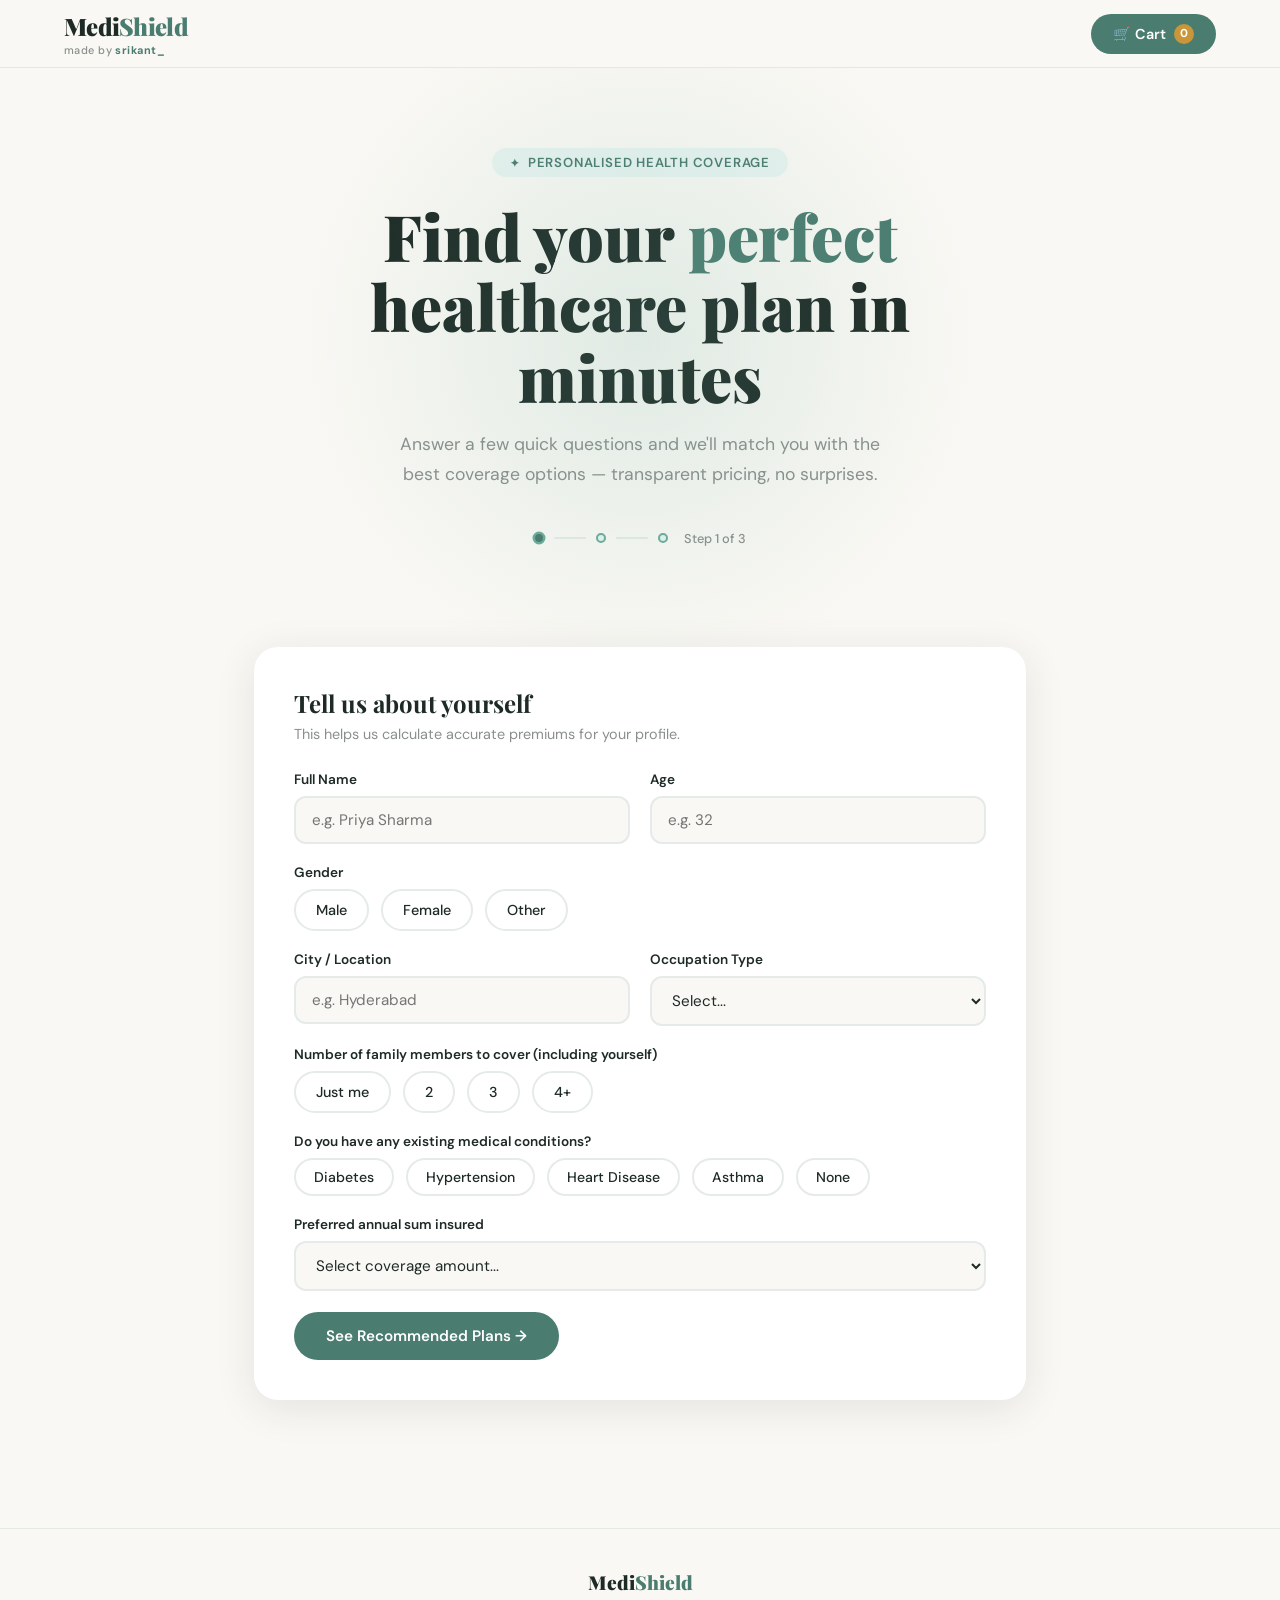
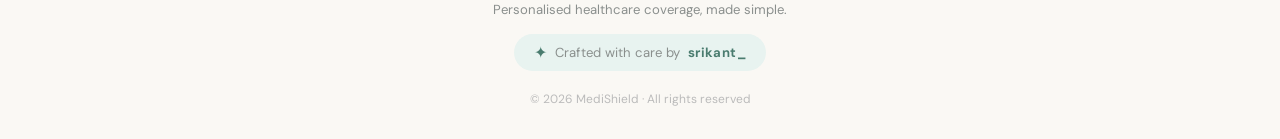
<file: index.html>
<!DOCTYPE html>
<html lang="en">
<head>
  <meta charset="UTF-8">
  <meta name="viewport" content="width=device-width, initial-scale=1.0">
  <title>MediShield — Healthcare Plans</title>
  <link href="https://fonts.googleapis.com/css2?family=Playfair+Display:wght@400;700;900&family=DM+Sans:wght@300;400;500;600&display=swap" rel="stylesheet">
  <link rel="stylesheet" href="css/style.css">
</head>
<body>

<!-- NAV -->
<nav>
  <div>
    <div class="logo">Medi<span>Shield</span></div>
    <div class="logo-byline">made by <strong>srikant_</strong></div>
  </div>
  <button class="nav-cart" onclick="toggleCart()">
    🛒 Cart <div class="cart-badge" id="cartBadge">0</div>
  </button>
</nav>

<!-- HERO -->
<section class="hero">
  <div class="hero-tag">Personalised Health Coverage</div>
  <h1>Find your <em>perfect</em> healthcare plan in minutes</h1>
  <p>Answer a few quick questions and we'll match you with the best coverage options — transparent pricing, no surprises.</p>
  <div class="step-indicators">
    <div class="step-dot active" id="dot0"></div>
    <div style="width:32px;height:2px;background:#e5ebe9;border-radius:2px"></div>
    <div class="step-dot" id="dot1"></div>
    <div style="width:32px;height:2px;background:#e5ebe9;border-radius:2px"></div>
    <div class="step-dot" id="dot2"></div>
    <span class="step-label" id="stepLabel">Step 1 of 3</span>
  </div>
</section>

<!-- MAIN -->
<div class="container">

  <!-- STEP 1: QUESTIONS -->
  <div class="step-section active" id="step0">
    <div class="section-card">
      <div class="section-title">Tell us about yourself</div>
      <div class="section-sub">This helps us calculate accurate premiums for your profile.</div>
      <div class="form-grid">

        <div class="form-group">
          <label>Full Name</label>
          <input type="text" id="fname" placeholder="e.g. Priya Sharma">
        </div>
        <div class="form-group">
          <label>Age</label>
          <input type="number" id="age" placeholder="e.g. 32" min="18" max="80">
        </div>

        <div class="form-group full">
          <label>Gender</label>
          <div class="radio-group" id="genderGroup">
            <label class="radio-pill"><input type="radio" name="gender" value="Male"> Male</label>
            <label class="radio-pill"><input type="radio" name="gender" value="Female"> Female</label>
            <label class="radio-pill"><input type="radio" name="gender" value="Other"> Other</label>
          </div>
        </div>

        <div class="form-group">
          <label>City / Location</label>
          <input type="text" id="city" placeholder="e.g. Hyderabad">
        </div>
        <div class="form-group">
          <label>Occupation Type</label>
          <select id="occupation">
            <option value="">Select...</option>
            <option>Salaried Employee</option>
            <option>Self-employed / Business</option>
            <option>Freelancer</option>
            <option>Student</option>
            <option>Retired</option>
          </select>
        </div>

        <div class="form-group full">
          <label>Number of family members to cover (including yourself)</label>
          <div class="radio-group" id="familyGroup">
            <label class="radio-pill"><input type="radio" name="family" value="1"> Just me</label>
            <label class="radio-pill"><input type="radio" name="family" value="2"> 2</label>
            <label class="radio-pill"><input type="radio" name="family" value="3"> 3</label>
            <label class="radio-pill"><input type="radio" name="family" value="4"> 4+</label>
          </div>
        </div>

        <div class="form-group full">
          <label>Do you have any existing medical conditions?</label>
          <div class="checkbox-row" id="conditionsGroup">
            <div class="checkbox-pill" onclick="toggleChip(this,'Diabetes')">Diabetes</div>
            <div class="checkbox-pill" onclick="toggleChip(this,'Hypertension')">Hypertension</div>
            <div class="checkbox-pill" onclick="toggleChip(this,'Heart Disease')">Heart Disease</div>
            <div class="checkbox-pill" onclick="toggleChip(this,'Asthma')">Asthma</div>
            <div class="checkbox-pill" onclick="toggleChip(this,'None')">None</div>
          </div>
        </div>

        <div class="form-group full">
          <label>Preferred annual sum insured</label>
          <select id="sumInsured">
            <option value="">Select coverage amount...</option>
            <option value="3">₹3 Lakhs</option>
            <option value="5">₹5 Lakhs</option>
            <option value="10">₹10 Lakhs</option>
            <option value="25">₹25 Lakhs</option>
            <option value="50">₹50 Lakhs</option>
          </select>
        </div>

      </div>
      <br>
      <button class="btn btn-primary" onclick="goStep(1)">See Recommended Plans →</button>
    </div>
  </div>

  <!-- STEP 2: PLANS -->
  <div class="step-section" id="step1">
    <div class="section-card" id="summaryBox" style="background:var(--sage-pale);box-shadow:none;border:2px solid rgba(74,124,111,0.15)">
      <div class="section-title" style="font-size:1.1rem">Your Profile Summary</div>
      <div id="profileSummary" style="display:flex;gap:20px;flex-wrap:wrap;margin-top:12px;font-size:0.88rem;color:var(--warm-gray)"></div>
    </div>

    <div class="section-card">
      <div class="section-title">Choose your plan</div>
      <div class="section-sub">Personalised for you — all prices are monthly premiums.</div>
      <div class="plans-grid" id="plansGrid"></div>
    </div>

    <div style="display:flex;gap:12px;margin-top:-10px">
      <button class="btn btn-secondary" onclick="goStep(0)">← Back</button>
    </div>
  </div>

  <!-- STEP 3: ADD-ONS -->
  <div class="step-section" id="step2">
    <div class="section-card">
      <div class="section-title">Enhance your coverage</div>
      <div class="section-sub">Optional add-ons to boost your protection.</div>
      <div id="addonGrid" style="display:grid;grid-template-columns:1fr 1fr;gap:16px"></div>
    </div>

    <div class="section-card">
      <div class="section-title" style="font-size:1.1rem;margin-bottom:16px">Order Summary</div>
      <div id="orderSummary"></div>
      <div style="display:flex;gap:12px;flex-wrap:wrap">
        <button class="btn btn-secondary" onclick="goStep(1)">← Back</button>
        <button class="btn btn-primary" onclick="addToCart()">Add to Cart 🛒</button>
      </div>
    </div>
  </div>

</div><!-- /container -->

<!-- CART OVERLAY -->
<div class="cart-overlay" id="cartOverlay" onclick="closeCartOutside(event)">
  <div class="cart-panel" id="cartPanel">
    <div class="cart-header">
      <h2>Your Cart</h2>
      <button class="close-btn" onclick="toggleCart()">✕</button>
    </div>
    <div class="cart-body" id="cartBody">
      <div class="cart-empty">
        <div class="big-icon">🛒</div>
        Your cart is empty.<br>Find a plan to get started!
      </div>
    </div>
    <div class="cart-footer" id="cartFooter" style="display:none">
      <div class="cart-total">
        <span>Monthly Total</span>
        <span class="amount" id="cartTotalAmt">₹0</span>
      </div>
      <button class="btn-checkout" onclick="checkout()">Proceed to Checkout →</button>
    </div>
  </div>
</div>

<!-- TOAST -->
<div class="toast" id="toast"></div>

<!-- FOOTER -->
<footer>
  <div class="footer-logo">Medi<span>Shield</span></div>
  <div class="footer-sub">Personalised healthcare coverage, made simple.</div>
  <div class="footer-badge">
    <span>✦</span>
    <span>Crafted with care by</span>
    <strong>srikant_</strong>
  </div>
  <div class="footer-copy">© 2026 MediShield · All rights reserved</div>
</footer>

<script src="js/app.js"></script>
</body>
</html>
</file>
<file: css/style.css>
/* ─────────────────────────────────────────────────
   MediShield — style.css
   Author: srikant_
───────────────────────────────────────────────── */

:root {
  --sage: #4a7c6f;
  --sage-light: #6aab9a;
  --sage-pale: #e8f3f0;
  --cream: #faf8f4;
  --charcoal: #1e2a26;
  --warm-gray: #8a8f8d;
  --gold: #c9973a;
  --gold-light: #f0c96e;
  --error: #d4645a;
  --white: #ffffff;
  --card-shadow: 0 8px 40px rgba(30,42,38,0.10);
  --transition: all 0.35s cubic-bezier(0.4,0,0.2,1);
}

* { margin:0; padding:0; box-sizing:border-box; }

body {
  font-family: 'DM Sans', sans-serif;
  background: var(--cream);
  color: var(--charcoal);
  min-height: 100vh;
}

/* ── NAV ── */
nav {
  position: sticky; top:0; z-index:100;
  background: rgba(250,248,244,0.92);
  backdrop-filter: blur(16px);
  border-bottom: 1px solid rgba(74,124,111,0.12);
  padding: 0 5%;
  display:flex; align-items:center; justify-content:space-between; height:68px;
}
.logo {
  font-family:'Playfair Display',serif;
  font-size:1.5rem; font-weight:900;
  color:var(--charcoal);
  letter-spacing:-0.03em;
}
.logo span { color:var(--sage); }
.logo-byline {
  font-size:0.68rem; font-family:'DM Sans',sans-serif;
  font-weight:500; color:var(--warm-gray);
  letter-spacing:0.04em; margin-top:1px;
}
.logo-byline strong { color:var(--sage); font-weight:700; }
.nav-cart {
  position:relative; cursor:pointer;
  background:var(--sage); color:#fff;
  border:none; border-radius:50px;
  padding:10px 22px; font-size:0.9rem;
  font-family:'DM Sans',sans-serif; font-weight:600;
  display:flex; align-items:center; gap:8px;
  transition:var(--transition);
}
.nav-cart:hover { background:var(--sage-light); transform:translateY(-1px); }
.cart-badge {
  background:var(--gold); color:#fff;
  border-radius:50%; width:20px; height:20px;
  font-size:0.72rem; font-weight:700;
  display:flex; align-items:center; justify-content:center;
}

/* ── HERO ── */
.hero {
  padding: 80px 5% 60px;
  display:flex; flex-direction:column; align-items:center; text-align:center;
  position:relative; overflow:hidden;
}
.hero::before {
  content:'';
  position:absolute; top:-80px; left:50%; transform:translateX(-50%);
  width:700px; height:700px;
  background: radial-gradient(ellipse, rgba(106,171,154,0.18) 0%, transparent 70%);
  pointer-events:none;
}
.hero-tag {
  display:inline-flex; align-items:center; gap:8px;
  background:var(--sage-pale); color:var(--sage);
  border-radius:50px; padding:6px 18px;
  font-size:0.82rem; font-weight:600; letter-spacing:0.06em;
  text-transform:uppercase; margin-bottom:24px;
}
.hero-tag::before { content:'✦'; font-size:0.7rem; }
h1 {
  font-family:'Playfair Display',serif;
  font-size: clamp(2.4rem,5vw,4rem);
  line-height:1.1; font-weight:900;
  color:var(--charcoal); max-width:700px;
  margin-bottom:18px;
}
h1 em { color:var(--sage); font-style:normal; }
.hero p {
  font-size:1.1rem; color:var(--warm-gray);
  max-width:520px; line-height:1.7;
  margin-bottom:40px;
}
.step-indicators {
  display:flex; gap:10px; align-items:center; margin-bottom:40px;
}
.step-dot {
  width:10px; height:10px; border-radius:50%;
  background:var(--sage-pale); border:2px solid var(--sage-light);
  transition:var(--transition);
}
.step-dot.active { background:var(--sage); transform:scale(1.3); }
.step-dot.done { background:var(--sage-light); }
.step-label {
  font-size:0.8rem; color:var(--warm-gray); font-weight:500; margin-left:6px;
}

/* ── MAIN FLOW ── */
.container { max-width:900px; margin:0 auto; padding:0 5% 80px; }

/* SECTION CARD */
.section-card {
  background:var(--white); border-radius:24px;
  box-shadow:var(--card-shadow); padding:40px;
  margin-bottom:28px; animation:fadeUp 0.5s ease both;
}
@keyframes fadeUp {
  from { opacity:0; transform:translateY(24px); }
  to   { opacity:1; transform:translateY(0); }
}
.section-title {
  font-family:'Playfair Display',serif;
  font-size:1.5rem; font-weight:700; color:var(--charcoal);
  margin-bottom:6px;
}
.section-sub { font-size:0.9rem; color:var(--warm-gray); margin-bottom:28px; }

/* QUESTION FORM */
.form-grid { display:grid; grid-template-columns:1fr 1fr; gap:20px; }
.form-group { display:flex; flex-direction:column; gap:8px; }
.form-group.full { grid-column:1/-1; }
label { font-size:0.85rem; font-weight:600; color:var(--charcoal); }
input, select {
  border:2px solid #e5ebe9; border-radius:12px;
  padding:12px 16px; font-size:0.95rem;
  font-family:'DM Sans',sans-serif; color:var(--charcoal);
  background:var(--cream); outline:none;
  transition:var(--transition);
}
input:focus, select:focus { border-color:var(--sage); background:#fff; }
.radio-group { display:flex; gap:12px; flex-wrap:wrap; }
.radio-pill {
  display:flex; align-items:center; gap:8px;
  padding:10px 20px; border-radius:50px;
  border:2px solid #e5ebe9; cursor:pointer;
  font-size:0.9rem; font-weight:500; transition:var(--transition);
  user-select:none;
}
.radio-pill input[type=radio] { display:none; }
.radio-pill:has(input:checked), .radio-pill.selected {
  border-color:var(--sage); background:var(--sage-pale); color:var(--sage);
}
.checkbox-row { display:flex; gap:12px; flex-wrap:wrap; }
.checkbox-pill {
  padding:8px 18px; border-radius:50px;
  border:2px solid #e5ebe9; cursor:pointer;
  font-size:0.88rem; font-weight:500; transition:var(--transition);
  user-select:none;
}
.checkbox-pill.selected { border-color:var(--sage); background:var(--sage-pale); color:var(--sage); }

/* BUTTONS */
.btn {
  display:inline-flex; align-items:center; gap:8px;
  padding:14px 32px; border-radius:50px;
  font-size:0.95rem; font-weight:600; cursor:pointer;
  border:none; font-family:'DM Sans',sans-serif;
  transition:var(--transition);
}
.btn-primary { background:var(--sage); color:#fff; }
.btn-primary:hover { background:var(--sage-light); transform:translateY(-2px); box-shadow:0 8px 24px rgba(74,124,111,0.3); }
.btn-secondary { background:var(--sage-pale); color:var(--sage); }
.btn-secondary:hover { background:#d4ece6; }

/* PLAN CARDS */
.plans-grid { display:grid; grid-template-columns:repeat(3,1fr); gap:20px; }

.plan-card {
  border:2px solid #e5ebe9; border-radius:20px;
  padding:28px 24px; cursor:pointer; position:relative;
  transition:var(--transition); background:var(--cream);
}
.plan-card:hover { border-color:var(--sage-light); transform:translateY(-4px); box-shadow:0 16px 40px rgba(74,124,111,0.15); }
.plan-card.selected { border-color:var(--sage); background:#fff; box-shadow:0 16px 40px rgba(74,124,111,0.18); }
.plan-card.popular { background:#fff; }
.popular-badge {
  position:absolute; top:-14px; left:50%; transform:translateX(-50%);
  background:var(--gold); color:#fff;
  border-radius:50px; padding:4px 16px;
  font-size:0.75rem; font-weight:700; letter-spacing:0.05em;
  text-transform:uppercase; white-space:nowrap;
}
.plan-icon { font-size:2rem; margin-bottom:12px; }
.plan-name { font-family:'Playfair Display',serif; font-size:1.3rem; font-weight:700; margin-bottom:4px; }
.plan-tagline { font-size:0.82rem; color:var(--warm-gray); margin-bottom:20px; }
.plan-price {
  font-family:'Playfair Display',serif;
  font-size:2rem; font-weight:900; color:var(--sage); margin-bottom:4px;
}
.plan-price span { font-size:1rem; font-weight:400; color:var(--warm-gray); }
.plan-features { list-style:none; margin:20px 0; }
.plan-features li {
  font-size:0.85rem; padding:7px 0;
  border-bottom:1px solid #f0f0ee;
  display:flex; align-items:center; gap:8px; color:var(--charcoal);
}
.plan-features li::before { content:'✓'; color:var(--sage); font-weight:700; font-size:0.9rem; }
.plan-features li.no { color:#bbb; }
.plan-features li.no::before { content:'✗'; color:#ddd; }
.select-plan-btn {
  width:100%; padding:12px; border-radius:50px;
  border:2px solid var(--sage); background:transparent;
  color:var(--sage); font-size:0.9rem; font-weight:600;
  cursor:pointer; font-family:'DM Sans',sans-serif;
  transition:var(--transition);
}
.plan-card.selected .select-plan-btn,
.select-plan-btn:hover { background:var(--sage); color:#fff; }

/* CART SIDEBAR */
.cart-overlay {
  position:fixed; inset:0; background:rgba(30,42,38,0.5);
  z-index:200; opacity:0; pointer-events:none; transition:opacity 0.3s;
}
.cart-overlay.open { opacity:1; pointer-events:all; }
.cart-panel {
  position:fixed; top:0; right:0; height:100vh; width:400px; max-width:95vw;
  background:#fff; z-index:201; box-shadow:-16px 0 60px rgba(30,42,38,0.14);
  transform:translateX(100%); transition:transform 0.4s cubic-bezier(0.4,0,0.2,1);
  display:flex; flex-direction:column;
}
.cart-overlay.open .cart-panel { transform:translateX(0); }
.cart-header {
  padding:28px 28px 20px;
  border-bottom:1px solid #eee;
  display:flex; align-items:center; justify-content:space-between;
}
.cart-header h2 { font-family:'Playfair Display',serif; font-size:1.4rem; }
.close-btn {
  background:var(--sage-pale); border:none; border-radius:50%;
  width:36px; height:36px; font-size:1.2rem; cursor:pointer;
  display:flex; align-items:center; justify-content:center;
  color:var(--sage); transition:var(--transition);
}
.close-btn:hover { background:var(--sage); color:#fff; }
.cart-body { flex:1; overflow-y:auto; padding:20px 28px; }
.cart-empty { text-align:center; padding:60px 0; color:var(--warm-gray); font-size:0.95rem; }
.cart-empty .big-icon { font-size:3rem; margin-bottom:12px; }
.cart-item {
  border:2px solid #f0eeea; border-radius:16px; padding:18px; margin-bottom:14px;
  position:relative; animation:fadeUp 0.3s ease;
}
.cart-item-header { display:flex; justify-content:space-between; align-items:flex-start; margin-bottom:10px; }
.cart-item-name { font-family:'Playfair Display',serif; font-size:1.05rem; font-weight:700; }
.cart-item-price { font-weight:700; color:var(--sage); font-size:1.1rem; }
.cart-item-detail { font-size:0.8rem; color:var(--warm-gray); display:flex; gap:10px; flex-wrap:wrap; }
.cart-item-remove {
  background:none; border:none; cursor:pointer;
  color:#ccc; font-size:1.1rem; transition:color 0.2s;
  position:absolute; top:12px; right:12px;
}
.cart-item-remove:hover { color:var(--error); }
.cart-footer {
  padding:20px 28px 28px;
  border-top:1px solid #eee;
}
.cart-total {
  display:flex; justify-content:space-between; align-items:center;
  font-weight:700; font-size:1.1rem; margin-bottom:18px;
}
.cart-total .amount { font-family:'Playfair Display',serif; font-size:1.4rem; color:var(--sage); }
.btn-checkout {
  width:100%; padding:16px; background:var(--sage); color:#fff;
  border:none; border-radius:50px; font-size:1rem; font-weight:700;
  font-family:'DM Sans',sans-serif; cursor:pointer; transition:var(--transition);
}
.btn-checkout:hover { background:var(--sage-light); transform:translateY(-2px); box-shadow:0 8px 24px rgba(74,124,111,0.3); }

/* SUMMARY BOX */
.summary-box {
  background:var(--sage-pale); border-radius:16px; padding:24px; margin-bottom:24px;
}
.summary-row { display:flex; justify-content:space-between; font-size:0.9rem; margin-bottom:8px; }
.summary-row:last-child { margin:0; }
.summary-row .key { color:var(--warm-gray); }
.summary-row .val { font-weight:600; color:var(--charcoal); }

/* TOAST */
.toast {
  position:fixed; bottom:32px; left:50%; transform:translateX(-50%) translateY(80px);
  background:var(--charcoal); color:#fff;
  padding:14px 28px; border-radius:50px;
  font-size:0.9rem; font-weight:500; z-index:300;
  transition:transform 0.4s cubic-bezier(0.4,0,0.2,1), opacity 0.4s;
  opacity:0; white-space:nowrap;
}
.toast.show { transform:translateX(-50%) translateY(0); opacity:1; }

/* FOOTER */
footer {
  text-align:center; padding:40px 20px 32px;
  border-top:1px solid rgba(74,124,111,0.12);
  margin-top:20px;
}
.footer-logo {
  font-family:'Playfair Display',serif;
  font-size:1.2rem; font-weight:900;
  color:var(--charcoal); margin-bottom:6px;
}
.footer-logo span { color:var(--sage); }
.footer-sub { font-size:0.82rem; color:var(--warm-gray); margin-bottom:16px; }
.footer-badge {
  display:inline-flex; align-items:center; gap:8px;
  background:var(--sage-pale); border-radius:50px;
  padding:8px 20px; font-size:0.82rem;
}
.footer-badge span:first-child { font-size:1rem; color:var(--sage); }
.footer-badge span:last-of-type { color:var(--warm-gray); }
.footer-badge strong { font-weight:700; color:var(--sage); letter-spacing:0.03em; }
.footer-copy { margin-top:20px; font-size:0.75rem; color:#bbb; }

/* STEP SECTIONS */
.hidden { display:none !important; }
.step-section { display:none; }
.step-section.active { display:block; animation:fadeUp 0.4s ease; }

/* RESPONSIVE */
@media(max-width:700px) {
  .plans-grid { grid-template-columns:1fr; }
  .form-grid  { grid-template-columns:1fr; }
}
</file>
